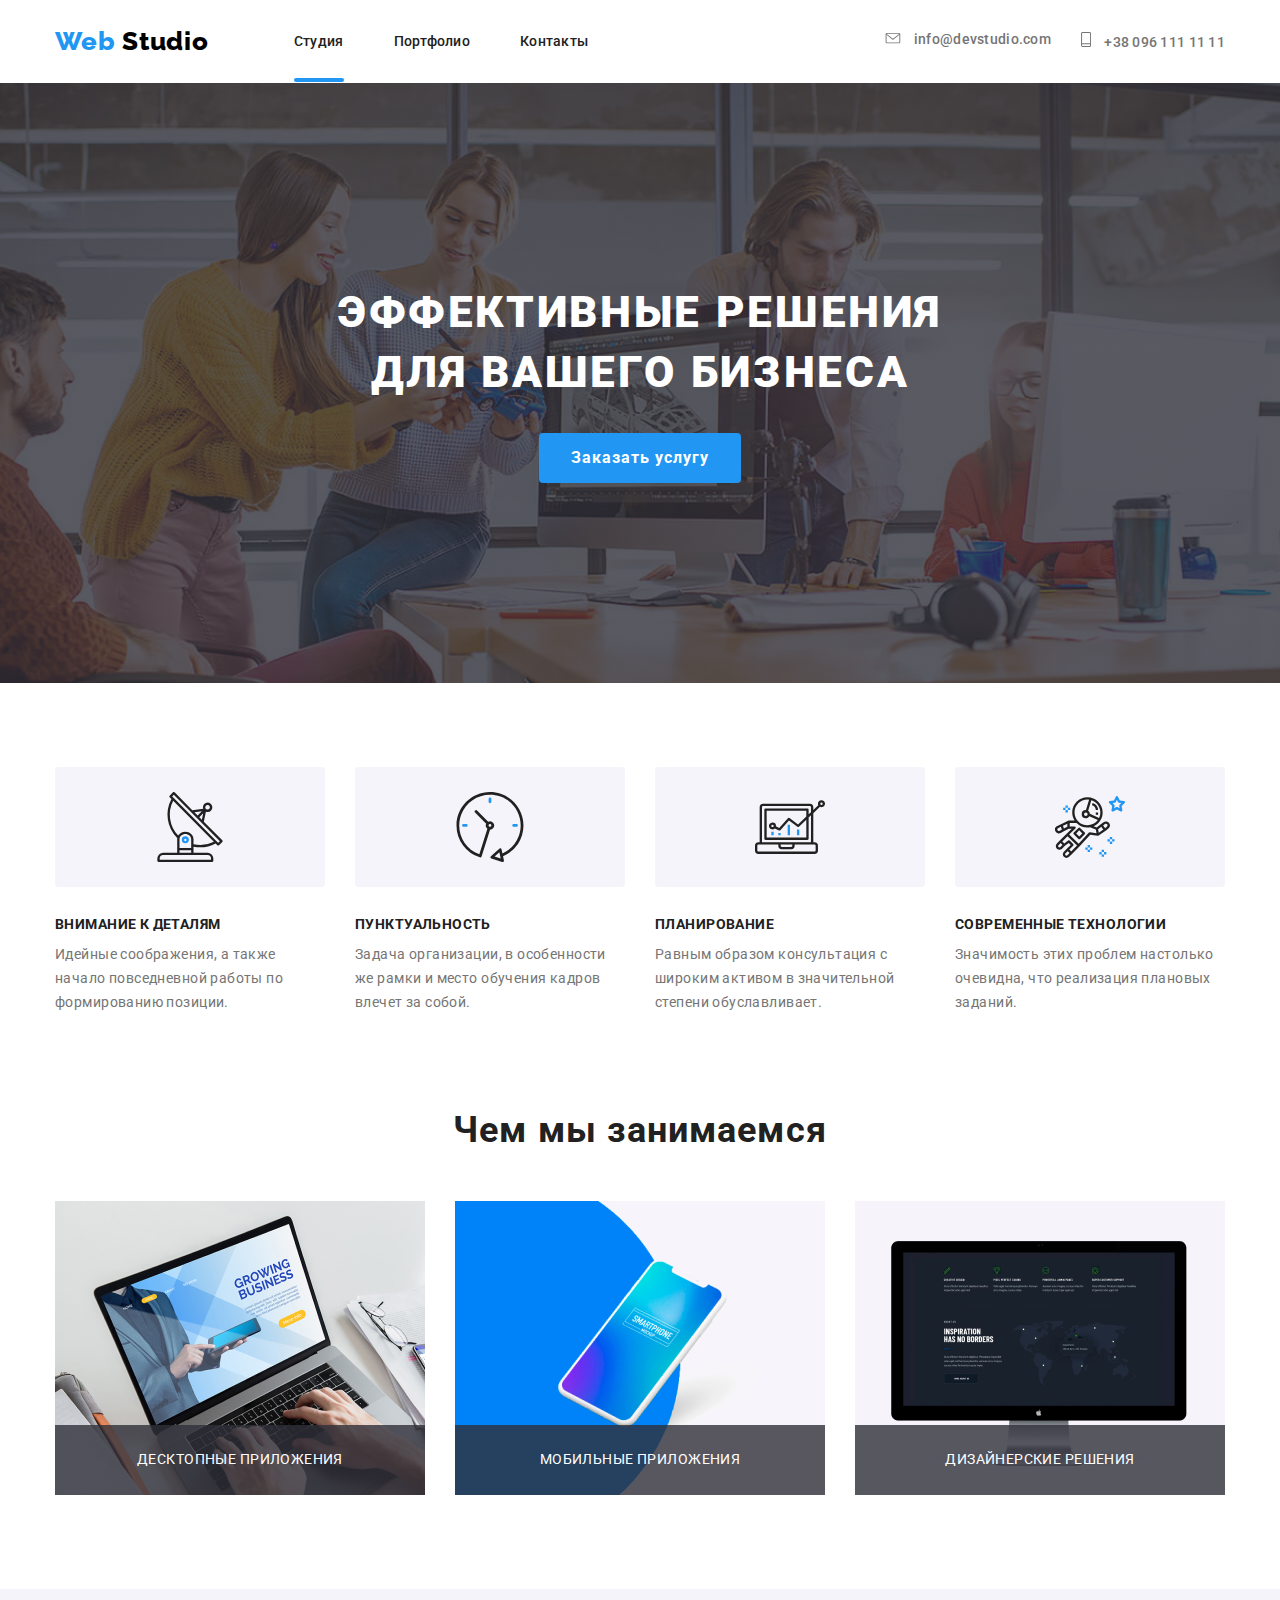
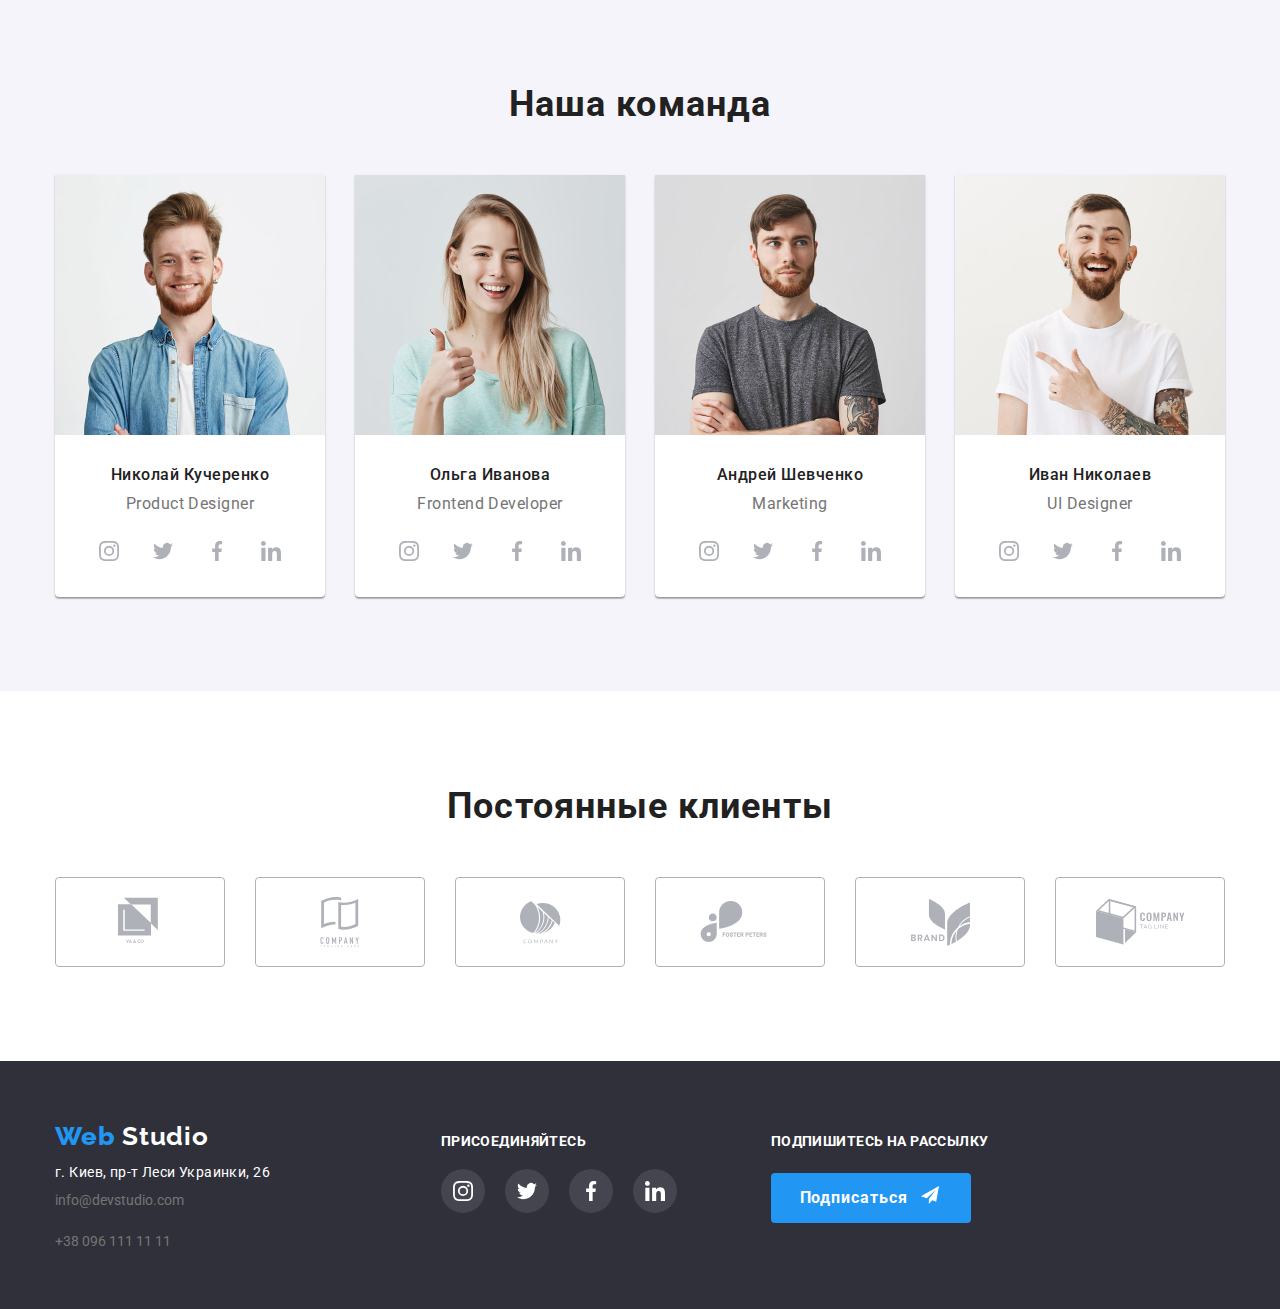
<file: index.html>
<!DOCTYPE html>
<html lang="ru">
  <head>
    <meta charset="UTF-8" />
    <meta name="viewport" content="width=device-width, initial-scale=1.0" />
    <title>Веб студия</title>
    <link
      href="https://fonts.googleapis.com/css2?family=Raleway:wght@700&family=Roboto:wght@400;500;700;900&display=swap"
      rel="stylesheet"
    />
    <link rel="stylesheet" href="./css/normalize.css" />
    <link rel="stylesheet" href="./css/styles.css" />
  </head>

  <body>
    <!-- Шапка сайта -->
    <header class="header container">
      <nav class="header-index navigation">
        <a class="navigation-logo link" href="./index.html"
          ><span class="navigation-logo-part1">Web</span>
          <span class="navigation-logo-part2">Studio</span>
        </a>
        <ul class="navigation-list list">
          <li class="navigation-list-item">
            <a class="navigation-list-link link" href="./index.html">Студия</a>
          </li>
          <li class="navigation-list-item">
            <a class="navigation-list-link link" href="./portfolio.html"
              >Портфолио</a
            >
          </li>
          <li class="navigation-list-item">
            <a class="navigation-list-link link" href="">Контакты</a>
          </li>
        </ul>
      </nav>

      <div class="header-utils">
        <address class="header-address">
          <a class="header-address-mail link" href="mailto:info@devstudio.com">
            <svg class="header-address-svg-mail" width="16" height="11">
              <use href="./img/icons/sprite.svg#icon-mail"></use>
            </svg>
            info@devstudio.com</a
          >

          <a class="header-address-tel link" href="tel:+380961111111">
            <svg class="header-address-svg-tele" width="10" height="15">
              <use href="./img/icons/sprite.svg#icon-tele"></use>
            </svg>
            +38 096 111 11 11</a
          >
        </address>
      </div>
    </header>

    <main>
      <!-- Секция hero -->
      <section class="hero">
        <div class="hero-container">
          <h1 class="hero-title">
            Эффективные решения <br />
            для вашего бизнеса
          </h1>
          <button class="hero-button">Заказать услугу</button>
        </div>
      </section>

      <!-- Перечень преимуществ -->
      <section class="section no-standart-padding">
        <div class="container">
          <h2 hidden>Перечень преимуществ</h2>
          <ul class="advantages-list list">
            <li class="advantages-list-block icon-antenna">
              <h3 class="advantages-title">Внимание к деталям</h3>
              <p class="advantages-list-item">
                Идейные соображения, а также начало повседневной работы по
                формированию позиции.
              </p>
            </li>
            <li class="advantages-list-block icon-clock">
              <h3 class="advantages-title">Пунктуальность</h3>
              <p class="advantages-list-item">
                Задача организации, в особенности же рамки и место обучения
                кадров влечет за собой.
              </p>
            </li>
            <li class="advantages-list-block icon-diagram">
              <h3 class="advantages-title">Планирование</h3>
              <p class="advantages-list-item">
                Равным образом консультация с широким активом в значительной
                степени обуславливает.
              </p>
            </li>
            <li class="advantages-list-block icon-astronaut">
              <h3 class="advantages-title">Современные технологии</h3>
              <p class="advantages-list-item">
                Значимость этих проблем настолько очевидна, что реализация
                плановых заданий.
              </p>
            </li>
          </ul>
        </div>
      </section>

      <!-- Cекция-чем мы занимаемся -->
      <section class="section">
        <div class="container">
          <h2 class="what-are-we-doing title">Чем мы занимаемся</h2>
          <ul class="list">
            <li class="what-are-we-doing-list-item">
              <img
                src="./img/what-are-we-doing-img-1.jpg"
                alt="Десктопные приложения"
                width="370"
                height="294"
              />
              <h3 class="what-are-we-doing-title">Десктопные приложения</h3>
            </li>
            <li class="what-are-we-doing-list-item">
              <img
                src="./img/what-are-we-doing-img-2.jpg"
                alt="Мобильные приложения"
                width="370"
                height="294"
              />
              <h3 class="what-are-we-doing-title">Мобильные приложения</h3>
            </li>
            <li class="what-are-we-doing-list-item">
              <img
                src="./img/what-are-we-doing-img-3.jpg"
                alt="Дизайнерские решения"
                width="370"
                height="294"
              />
              <h3 class="what-are-we-doing-title">Дизайнерские решения</h3>
            </li>
          </ul>
        </div>
      </section>

      <!-- Секция-наша команда -->
      <section class="our-team-section section">
        <div class="container">
          <h2 class="our-team title">Наша команда</h2>
          <ul class="list">
            <li class="our-team-list">
              <img src="./img/Nikolai.jpg" alt="фото Николая Кучеренко" />
              <h3 class="name-title">Николай Кучеренко</h3>
              <p class="position-title">Product Designer</p>
              <ul class="social-network-list list">
                <li class="social-network-list-">
                  <a
                    class="social-network-list-item link"
                    href=""
                    aria-label="Ccылка на Twitter"
                  >
                    <svg class="social-network-list-item-svg">
                      <use href="./img/icons/sprite.svg#icon-instagram"></use>
                    </svg>
                  </a>
                </li>
                <li class="">
                  <a
                    class="social-network-list-item link"
                    href=""
                    aria-label="Ccылка на Twitter"
                  >
                    <svg class="social-network-list-item-svg">
                      <use href="./img/icons/sprite.svg#icon-twitter"></use>
                    </svg>
                  </a>
                </li>
                <li class="">
                  <a
                    class="social-network-list-item link"
                    href=""
                    aria-label="Ссылка на Facebook"
                  >
                    <svg class="social-network-list-item-svg">
                      <use href="./img/icons/sprite.svg#icon-facebook"></use>
                    </svg>
                  </a>
                </li>
                <li class="">
                  <a
                    class="social-network-list-item link"
                    href=""
                    aria-label="Ссылка на LinkedIn"
                  >
                    <svg class="social-network-list-item-svg">
                      <use href="./img/icons/sprite.svg#icon-linkedin"></use>
                    </svg>
                  </a>
                </li>
              </ul>
            </li>
            <li class="our-team-list">
              <img src="./img/Olga.jpg" alt="фото Ольги" />
              <h3 class="name-title">Ольга Иванова</h3>
              <p class="position-title">Frontend Developer</p>
              <ul class="social-network-list list">
                <li class="">
                  <a
                    class="social-network-list-item link"
                    href=""
                    aria-label="Ccылка на Twitter"
                  >
                    <svg class="social-network-list-item-svg">
                      <use href="./img/icons/sprite.svg#icon-instagram"></use>
                    </svg>
                  </a>
                </li>
                <li class="">
                  <a
                    class="social-network-list-item link"
                    href=""
                    aria-label="Ccылка на Twitter"
                  >
                    <svg class="social-network-list-item-svg">
                      <use href="./img/icons/sprite.svg#icon-twitter"></use>
                    </svg>
                  </a>
                </li>
                <li class="">
                  <a
                    class="social-network-list-item link"
                    href=""
                    aria-label="Ссылка на Facebook"
                  >
                    <svg class="social-network-list-item-svg">
                      <use href="./img/icons/sprite.svg#icon-facebook"></use>
                    </svg>
                  </a>
                </li>
                <li class="">
                  <a
                    class="social-network-list-item link"
                    href=""
                    aria-label="Ссылка на LinkedIn"
                  >
                    <svg class="social-network-list-item-svg">
                      <use href="./img/icons/sprite.svg#icon-linkedin"></use>
                    </svg>
                  </a>
                </li>
              </ul>
            </li>
            <li class="our-team-list">
              <img src="./img/Andrei.jpg" alt="фото Андрея" />
              <h3 class="name-title">Андрей Шевченко</h3>
              <p class="position-title">Marketing</p>
              <ul class="social-network-list list">
                <li class="">
                  <a
                    class="social-network-list-item link"
                    href=""
                    aria-label="Ccылка на Twitter"
                  >
                    <svg class="social-network-list-item-svg">
                      <use href="./img/icons/sprite.svg#icon-instagram"></use>
                    </svg>
                  </a>
                </li>
                <li class="">
                  <a
                    class="social-network-list-item link"
                    href=""
                    aria-label="Ccылка на Twitter"
                  >
                    <svg class="social-network-list-item-svg">
                      <use href="./img/icons/sprite.svg#icon-twitter"></use>
                    </svg>
                  </a>
                </li>
                <li class="">
                  <a
                    class="social-network-list-item link"
                    href=""
                    aria-label="Ссылка на Facebook"
                  >
                    <svg class="social-network-list-item-svg">
                      <use href="./img/icons/sprite.svg#icon-facebook"></use>
                    </svg>
                  </a>
                </li>
                <li class="">
                  <a
                    class="social-network-list-item link"
                    href=""
                    aria-label="Ссылка на LinkedIn"
                  >
                    <svg class="social-network-list-item-svg">
                      <use href="./img/icons/sprite.svg#icon-linkedin"></use>
                    </svg>
                  </a>
                </li>
              </ul>
            </li>
            <li class="our-team-list">
              <img src="./img/Ivan.jpg" alt="фото Ивана" />
              <h3 class="name-title">Иван Николаев</h3>
              <p class="position-title">UI Designer</p>
              <ul class="social-network-list list">
                <li class="">
                  <a
                    class="social-network-list-item link"
                    href=""
                    aria-label="Ccылка на Twitter"
                  >
                    <svg class="social-network-list-item-svg">
                      <use href="./img/icons/sprite.svg#icon-instagram"></use>
                    </svg>
                  </a>
                </li>
                <li class="">
                  <a
                    class="social-network-list-item link"
                    href=""
                    aria-label="Ccылка на Twitter"
                  >
                    <svg class="social-network-list-item-svg">
                      <use href="./img/icons/sprite.svg#icon-twitter"></use>
                    </svg>
                  </a>
                </li>
                <li class="">
                  <a
                    class="social-network-list-item link"
                    href=""
                    aria-label="Ссылка на Facebook"
                  >
                    <svg class="social-network-list-item-svg">
                      <use href="./img/icons/sprite.svg#icon-facebook"></use>
                    </svg>
                  </a>
                </li>
                <li class="">
                  <a
                    class="social-network-list-item link"
                    href=""
                    aria-label="Ссылка на LinkedIn"
                  >
                    <svg class="social-network-list-item-svg">
                      <use href="./img/icons/sprite.svg#icon-linkedin"></use>
                    </svg>
                  </a>
                </li>
              </ul>
            </li>
          </ul>
        </div>
      </section>

      <!-- Секция - постоянные клиенты-->
      <section class="section">
        <div class="container">
          <h2 class="regular-customers title">Постоянные клиенты</h2>
          <ul class="list">
            <li class="regular-customers-list">
              <a
                class="regular-customers-list-item"
                href="https://www.google.com.ua"
              >
                <svg
                  class="regular-customers-list-item-svg"
                  width="44"
                  height="50"
                >
                  <use href="./img/icons/sprite.svg#icon-logo-1"></use>
                </svg>
              </a>
            </li>
            <li class="regular-customers-list">
              <a class="regular-customers-list-item">
                <svg
                  class="regular-customers-list-item-svg"
                  width="40"
                  height="50"
                >
                  <use href="./img/icons/sprite.svg#icon-logo-2"></use>
                </svg>
              </a>
            </li>
            <li class="regular-customers-list">
              <a class="regular-customers-list-item">
                <svg
                  class="regular-customers-list-item-svg"
                  width="41"
                  height="43"
                >
                  <use href="./img/icons/sprite.svg#icon-logo-3"></use>
                </svg>
              </a>
            </li>
            <li class="regular-customers-list">
              <a class="regular-customers-list-item">
                <svg
                  class="regular-customers-list-item-svg"
                  width="80"
                  height="42"
                >
                  <use href="./img/icons/sprite.svg#icon-logo-4"></use>
                </svg>
              </a>
            </li>
            <li class="regular-customers-list">
              <a class="regular-customers-list-item">
                <svg
                  class="regular-customers-list-item-svg"
                  width="59"
                  height="47"
                >
                  <use href="./img/icons/sprite.svg#icon-logo-5"></use>
                </svg>
              </a>
            </li>
            <li class="regular-customers-list">
              <a class="regular-customers-list-item">
                <svg
                  class="regular-customers-list-item-svg"
                  width="89"
                  height="46"
                >
                  <use href="./img/icons/sprite.svg#icon-logo-6"></use>
                </svg>
              </a>
            </li>
          </ul>
        </div>
      </section>
    </main>

    <footer class="footer-container">
      <div class="container">
        <div class="footer">
          <address class="fotter-logo">
            <a class="navigation-logo link" href="./index.html"
              ><span class="navigation-logo-part1">Web</span>
              <span class="address-logo-part2">Studio</span>
            </a>
            <p class="address">г. Киев, пр-т Леси Украинки, 26</p>
            <a class="footer-address-mail link" href="mailto:info@devstudio.com"
              >info@devstudio.com</a
            ><br />
            <a class="footer-address-tel link" href="tel:+380961111111"
              >+38 096 111 11 11</a
            >
          </address>
          <div class="subscription">
            <strong class="subscription-title">присоединяйтесь</strong>
            <ul class="list">
              <li class="footer-subscription-list">
                <a
                  class="social-network-list-item"
                  href=""
                  aria-label="Ccылка на Twitter"
                >
                  <svg class="social-network-list-item-svg">
                    <use href="./img/icons/sprite.svg#icon-instagram"></use>
                  </svg>
                </a>
              </li>
              <li class="footer-subscription-list">
                <a
                  class="social-network-list-item"
                  href=""
                  aria-label="Ccылка на Twitter"
                >
                  <svg class="social-network-list-item-svg">
                    <use href="./img/icons/sprite.svg#icon-twitter"></use>
                  </svg>
                </a>
              </li>
              <li class="footer-subscription-list">
                <a
                  class="social-network-list-item"
                  href=""
                  aria-label="Ссылка на Facebook"
                >
                  <svg class="social-network-list-item-svg">
                    <use href="./img/icons/sprite.svg#icon-facebook"></use>
                  </svg>
                </a>
              </li>
              <li class="footer-subscription-list">
                <a
                  class="social-network-list-item"
                  href=""
                  aria-label="Ссылка на LinkedIn"
                >
                  <svg class="social-network-list-item-svg">
                    <use href="./img/icons/sprite.svg#icon-linkedin"></use>
                  </svg>
                </a>
              </li>
            </ul>
          </div>
          <div class="footer-subscription">
            <strong class="subscription-title">Подпишитесь на рассылку</strong>
            <div class="subscription-button">
              <button class="footer-button">
                Подписаться
                <svg class="footer-button-svg">
                  <use href="./img/icons/sprite.svg#icon-send"></use>
                </svg>
              </button>
            </div>
          </div>
        </div>
      </div>
    </footer>

    <!-- Модальное окно-->
    <!--    <div class="backdrop .is-hidden">
      <div class="modal">
        <h3 class="advantages-title">
          Оставьте свои данные, мы вам перезвоним
        </h3>
        <p>Имя</p>
        <p>Телефон</p>
        <p>Почта</p>
        <p>Коментарий</p>
        <p>Соглашаюсь с рассылкой и принимаю Условия договора</p>

        <button>Отправить</button>
      </div>
    </div> -->
  </body>
</html>
</file>
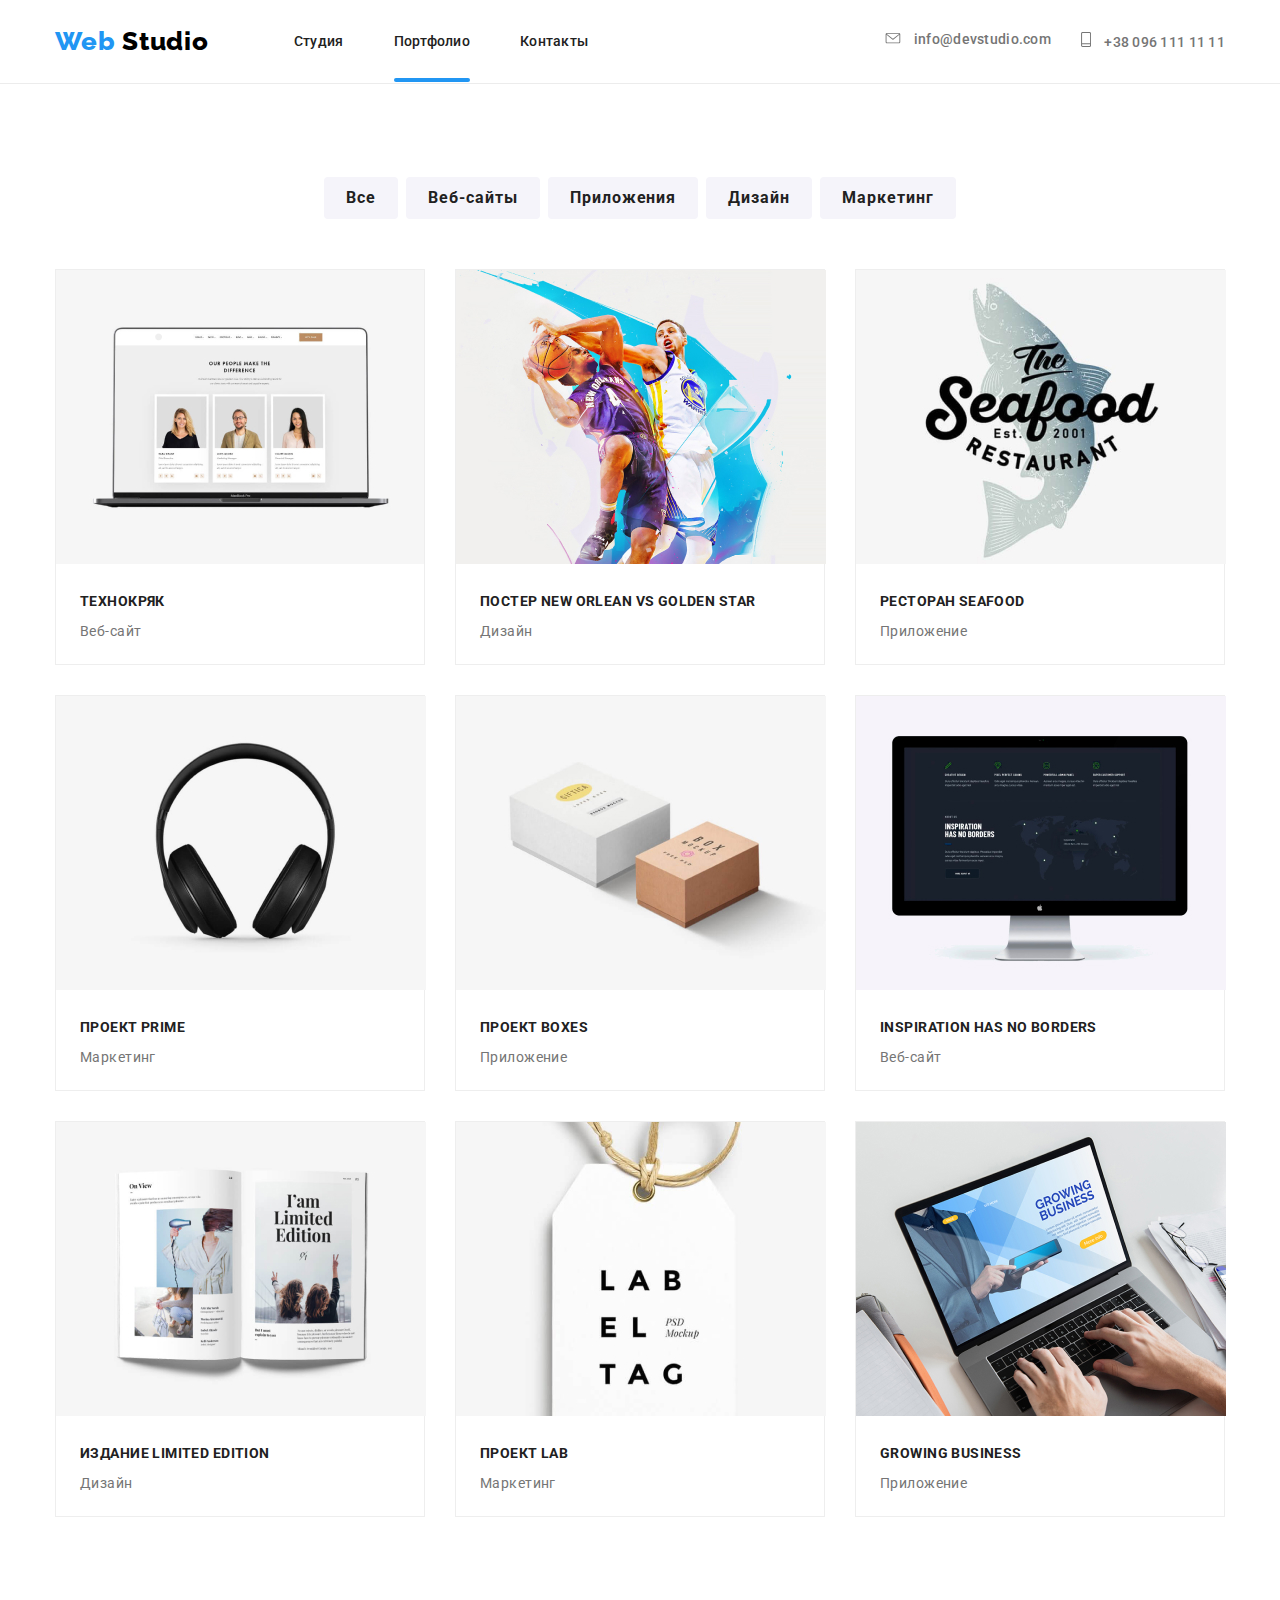
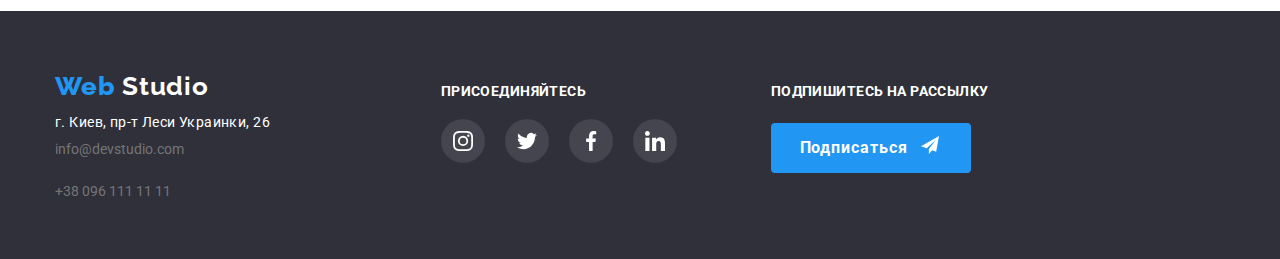
<file: portfolio.html>
<!DOCTYPE html>
<html lang="ru">
  <head>
    <meta charset="UTF-8" />
    <meta name="viewport" content="width=device-width, initial-scale=1.0" />
    <title>Портфолио</title>
    <link
      href="https://fonts.googleapis.com/css2?family=Raleway:wght@700&family=Roboto:wght@400;500;700;900&display=swap"
      rel="stylesheet"
    />
    <link rel="stylesheet" href="./css/normalize.css" />
    <link rel="stylesheet" href="./css/styles.css" />
  </head>

  <body>
    <!-- Шапка сайта -->
    <div class="header-portfolio">
      <header class="header container">
        <nav class="navigation">
          <a class="navigation-logo link" href="./index.html"
            ><span class="navigation-logo-part1">Web</span>
            <span class="navigation-logo-part2">Studio</span>
          </a>
          <ul class="navigation-list list">
            <li class="navigation-list-item">
              <a class="navigation-list-link link" href="./index.html"
                >Студия</a
              >
            </li>
            <li class="navigation-list-item">
              <a class="navigation-list-link link" href="./portfolio.html"
                >Портфолио</a
              >
            </li>
            <li class="navigation-list-item">
              <a class="navigation-list-link link" href="">Контакты</a>
            </li>
          </ul>
        </nav>

        <div class="header-utils">
          <address class="header-address">
            <a
              class="header-address-mail link"
              href="mailto:info@devstudio.com"
            >
              <svg class="header-address-svg-mail" width="16" height="11">
                <use href="./img/icons/sprite.svg#icon-mail"></use>
              </svg>
              info@devstudio.com</a
            >

            <a class="header-address-tel link" href="tel:+380961111111">
              <svg class="header-address-svg-tele" width="10" height="15">
                <use href="./img/icons/sprite.svg#icon-tele"></use>
              </svg>
              +38 096 111 11 11</a
            >
          </address>
        </div>
      </header>
    </div>

    <main>
      <!-- Секция портфолио -->
      <h1 hidden>фильтр примеров работ</h1>
      <section class="container">
        <ul class="work-examples-filter list">
          <li class="work-examples-filter-item">
            <p>
              <button class="work-examples-button">Все</button>
            </p>
          </li>
          <li class="work-examples-filter-item">
            <p>
              <button class="work-examples-button">Веб-сайты</button>
            </p>
          </li>
          <li class="work-examples-filter-item">
            <p>
              <button class="work-examples-button">Приложения</button>
            </p>
          </li>
          <li class="work-examples-filter-item">
            <p>
              <button class="work-examples-button">Дизайн</button>
            </p>
          </li>
          <li class="work-examples-filter-item">
            <p>
              <button class="work-examples-button">Маркетинг</button>
            </p>
          </li>
        </ul>

        <h2 hidden>галерея примеров работ</h2>
        <ul class="example-gallery list">
          <li class="example-gallery-item">
            <div class="example-gallery-item-img">
              <img
                src="./img/portfolio/img.jpg"
                alt="Ноутбук с макетом веб-сайта"
                width="370"
                height="294"
              />
              <div class="gallery-item-overlay">
                <p class="gallery-item-overlay-title">
                  Технокряк это современная площадка распространения
                  коронавируса. Компании используют эту платформу для цифрового
                  шпионажа и атак на защищённые сервера конкурентов.
                </p>
              </div>
            </div>

            <div class="advantages-list-item-signature">
              <h3 class="advantages-title">Технокряк</h3>
              <p class="advantages-list-item">Веб-сайт</p>
            </div>
          </li>
          <li class="example-gallery-item">
            <img
              src="./img/portfolio/img-1.jpg"
              alt="Картинка дизайна"
              width="370"
              height="294"
            />
            <div class="advantages-list-item-signature">
              <h3 class="advantages-title">Постер New Orlean vs Golden Star</h3>
              <p class="advantages-list-item">Дизайн</p>
            </div>
          </li>

          <li class="example-gallery-item">
            <img
              src="./img/portfolio/img-2.jpg"
              alt="Картинка приложения"
              width="370"
              height="294"
            />
            <div class="advantages-list-item-signature">
              <h3 class="advantages-title">Ресторан Seafood</h3>
              <p class="advantages-list-item">Приложение</p>
            </div>
          </li>

          <li class="example-gallery-item">
            <img
              src="./img/portfolio/img-3.jpg"
              alt="Картинка наушников"
              width="370"
              height="294"
            />
            <div class="advantages-list-item-signature">
              <h3 class="advantages-title">Проект Prime</h3>
              <p class="advantages-list-item">Маркетинг</p>
            </div>
          </li>
          <li class="example-gallery-item">
            <img
              src="./img/portfolio/img-4.jpg"
              alt="Дизайн приложения"
              width="370"
              height="294"
            />
            <div class="advantages-list-item-signature">
              <h3 class="advantages-title">Проект Boxes</h3>
              <p class="advantages-list-item">Приложение</p>
            </div>
          </li>

          <li class="example-gallery-item">
            <img
              src="./img/portfolio/img-5.jpg"
              alt="Дизайн сайта"
              width="370"
              height="294"
            />
            <div class="advantages-list-item-signature">
              <h3 class="advantages-title">Inspiration has no Borders</h3>
              <p class="advantages-list-item">Веб-сайт</p>
            </div>
          </li>

          <li class="example-gallery-item">
            <img
              src="./img/portfolio/img-6.jpg"
              alt="Дизайн журнала"
              width="370"
              height="294"
            />
            <div class="advantages-list-item-signature">
              <h3 class="advantages-title">Издание Limited Edition</h3>
              <p class="advantages-list-item">Дизайн</p>
            </div>
          </li>
          <li class="example-gallery-item">
            <img
              src="./img/portfolio/img-7.jpg"
              alt="Дизайн логотипа"
              width="370"
              height="294"
            />
            <div class="advantages-list-item-signature">
              <h3 class="advantages-title">Проект LAB</h3>
              <p class="advantages-list-item">Маркетинг</p>
            </div>
          </li>
          <li class="example-gallery-item">
            <img
              src="./img/portfolio/img-8.jpg"
              alt="Дизайн сайта"
              width="370"
              height="294"
            />
            <div class="advantages-list-item-signature">
              <h3 class="advantages-title">Growing Business</h3>
              <p class="advantages-list-item">Приложение</p>
            </div>
          </li>
        </ul>
      </section>
    </main>

    <footer class="footer-container">
      <div class="container">
        <div class="footer">
          <address class="fotter-logo">
            <a class="navigation-logo link" href="./index.html"
              ><span class="navigation-logo-part1">Web</span>
              <span class="address-logo-part2">Studio</span>
            </a>
            <p class="address">г. Киев, пр-т Леси Украинки, 26</p>
            <a class="footer-address-mail link" href="mailto:info@devstudio.com"
              >info@devstudio.com</a
            ><br />
            <a class="footer-address-tel link" href="tel:+380961111111"
              >+38 096 111 11 11</a
            >
          </address>
          <div class="subscription">
            <strong class="subscription-title">присоединяйтесь</strong>
            <ul class="list">
              <li class="footer-subscription-list">
                <a
                  class="social-network-list-item"
                  href=""
                  aria-label="Ccылка на Twitter"
                >
                  <svg class="social-network-list-item-svg">
                    <use href="./img/icons/sprite.svg#icon-instagram"></use>
                  </svg>
                </a>
              </li>
              <li class="footer-subscription-list">
                <a
                  class="social-network-list-item"
                  href=""
                  aria-label="Ccылка на Twitter"
                >
                  <svg class="social-network-list-item-svg">
                    <use href="./img/icons/sprite.svg#icon-twitter"></use>
                  </svg>
                </a>
              </li>
              <li class="footer-subscription-list">
                <a
                  class="social-network-list-item"
                  href=""
                  aria-label="Ссылка на Facebook"
                >
                  <svg class="social-network-list-item-svg">
                    <use href="./img/icons/sprite.svg#icon-facebook"></use>
                  </svg>
                </a>
              </li>
              <li class="footer-subscription-list">
                <a
                  class="social-network-list-item"
                  href=""
                  aria-label="Ссылка на LinkedIn"
                >
                  <svg class="social-network-list-item-svg">
                    <use href="./img/icons/sprite.svg#icon-linkedin"></use>
                  </svg>
                </a>
              </li>
            </ul>
          </div>
          <div class="footer-subscription">
            <strong class="subscription-title">Подпишитесь на рассылку</strong>
            <div class="subscription-button">
              <button class="footer-button">
                Подписаться
                <svg class="footer-button-svg" width="24" height="24">
                  <use href="./img/icons/sprite.svg#icon-send"></use>
                </svg>
              </button>
            </div>
          </div>
        </div>
      </div>
    </footer>
  </body>
</html>

<!--

Raleway bold
Roboto medium
roboto black
roboto regular

-->
</file>
<file: css/styles.css>
:root {
  --main-font: "Roboto", sams-serif;
  --secondary-font: "Raleway", sams-serif;
  --title-dark-theme-color: #ffffff;
  --title-light-theme-color: #212121;
  --text-dark-theme-color: #ffffff;
  --text-light-theme-color: #757575;
  --accent-color: #2196f3;
}

html {
  box-sizing: border-box;
}
*,
*::before,
*::after {
  box-sizing: inherit;
  margin: 0;
  padding: 0;
}

body {
  background-color: #fff;
  font-family: var(--main-font);
  font-size: 14px;
  color: var(--text-light-theme-color);
}
.link {
  text-decoration: none;
  display: block;
}

.list {
  padding-left: 0;
  padding: 0;
  margin: 0;

  list-style: none;
}

.container {
  width: 1200px;
  padding-left: 15px;
  padding-right: 15px;
  margin-left: auto;
  margin-right: auto;
  /*outline: 1px solid #000;*/
}

img {
  display: block;
}

.section {
  padding-top: 94px;
  padding-bottom: 94px;
}

.section.no-standart-padding {
  padding-top: 84px;
  padding-bottom: 0;
}

/* Head */

.navigation-logo {
  font-family: var(--secondary-font);
  font-weight: 800;
  font-size: 26px;
  line-height: 1.19;
  letter-spacing: 0.03em;
  color: var(--title-light-theme-color);
  margin-right: 85px;
}

.navigation-logo-part1 {
  color: var(--accent-color);
}

.navigation-logo-part2 {
  color: #000000;
}

.navigation-list {
  display: flex;
}
.navigation-list {
  align-items: center;
}
.navigation-list-item:not(:last-child) {
  margin-right: 50px;
}

.navigation-list-link {
  transition: color 250ms cubic-bezier(0.4, 0, 0.2, 1);
}

.navigation-list-item {
  position: relative;
}

.navigation {
  display: flex;
  align-items: center;
}

.header {
  display: flex;
  align-items: center;
  justify-content: space-between;
}

.navigation-list-link,
.header-address {
  display: flex;
  font-weight: 500;
  font-size: 14px;
  line-height: 1.14;
  letter-spacing: 0.02em;
  color: var(--title-light-theme-color);
  padding-top: 32px;
  padding-bottom: 32px;
}

.header-index .navigation-list-item:nth-child(1)::after {
  position: absolute;
  bottom: -1px;
  left: 0;
  display: flex;
  content: "";
  width: 100%;
  height: 4px;
  background: #2196f3;
  border-radius: 2px;
}

/*.navigation-list-item:nth-child(1) .navigation-list-link {
  color: var(--accent-color);
}*/

.navigation-list-link:hover,
.navigation-list-link:focus,
.header-address-mail:hover,
.header-address-mail:focus,
.header-address-tel:hover,
.header-address-tel:focus {
  color: var(--accent-color);
}

.header-address-mail,
.header-address-tel,
.navigation-logo {
  font-style: normal;
  color: var(--text-light-theme-color);
}

.header-address-tel {
  transition: color 250ms cubic-bezier(0.4, 0, 0.2, 1);
}

.header-address-mail {
  margin-right: 30px;
  transition: color 250ms cubic-bezier(0.4, 0, 0.2, 1);
}

.header-address-svg-mail {
  width: 16px;
  height: 11px;
  margin-right: 10px;
  fill: var(--text-light-theme-color);
}

.header-address-svg-mail {
  transition: fill 250ms cubic-bezier(0.4, 0, 0.2, 1);
}

.header-address-svg-tele {
  width: 10px;
  height: 15px;
  margin-right: 10px;
  fill: var(--text-light-theme-color);
}

/*.header-address.header-address-mail {
  display: flex;
  align-items: center;
}*/

.header-address-svg-tele {
  transition: fill 250ms cubic-bezier(0.4, 0, 0.2, 1);
}

.header-address-mail:hover .header-address-svg-mail,
.header-address-mail:focus .header-address-svg-mail {
  fill: var(--accent-color);
}

.header-address-tel:hover .header-address-svg-tele,
.header-address-tel:focus .header-address-svg-tele {
  fill: var(--accent-color);
}

/* Hero section*/

.hero {
  text-align: center;
}

.hero-container {
  max-width: 1600px;
  height: 600px;
  margin-left: auto;
  margin-right: auto;
  background-position: center;
  background-image: linear-gradient(
      to bottom,
      rgba(47, 48, 58, 0.8),
      rgba(47, 48, 58, 0.8)
    ),
    url(../img/header-img.jpg);
}

.hero-title {
  margin-top: 0;
  margin-bottom: 0;
  font-weight: 900;
  font-size: 44px;
  line-height: 1.36;
  letter-spacing: 0.06em;
  text-transform: uppercase;
  color: var(--title-dark-theme-color);
  padding-top: 200px;
  margin-bottom: 30px;
}

.hero-button {
  font-weight: 700;
  font-size: 16px;
  line-height: 1.88;
  display: block;
  letter-spacing: 0.06em;
  color: var(--title-dark-theme-color);
  background-color: var(--accent-color);
  border: 0;
  border-radius: 4px;
  margin-left: auto;
  margin-right: auto;
  padding: 10px 32px;
}

/* Перечень преимуществ */

.advantages-container {
  padding-top: 84px;
}
.advantages-list {
  display: flex;
  justify-content: center;
  align-items: center;
}

.advantages-list-block {
  width: 270px;
}

.advantages-title {
  font-family: Roboto;
  font-weight: 700;
  font-size: 14px;
  line-height: 1.14;
  letter-spacing: 0.03em;
  text-transform: uppercase;
  color: var(--title-light-theme-color);
  margin-top: 30px;
  margin-bottom: 10px;
}

.advantages-list-item {
  font-family: var(--main-font);
  font-weight: 400;
  font-size: 14px;
  line-height: 1.71;
  letter-spacing: 0.03em;
  color: var(--text-light-theme-color);
}

.advantages-list-block::before {
  content: "";
  display: block;
  height: 120px;
  background-repeat: no-repeat;
  background-position: center;
  background-color: #f5f4fa;
  border-radius: 4px;
}

.icon-antenna::before {
  background-image: url(../img/icon-antenna.svg);
}

.icon-clock::before {
  background-image: url(../img/icon-clock.svg);
}

.icon-diagram::before {
  background-image: url(../img/icon-diagram.svg);
}

.icon-astronaut::before {
  background-image: url(../img//icon-astronaut.svg);
}
/* чем мы занимаемся*/

.container .list {
  display: flex;
}

.title {
  font-family: var(--main-font);
  font-weight: 700;
  font-size: 36px;
  line-height: 1.17;
  text-align: center;
  letter-spacing: 0.03em;
  color: var(--title-light-theme-color);
  margin-bottom: 50px;
}

.what-are-we-doing-title {
  display: flex;
  position: absolute;
  align-items: center;
  justify-content: center;
  font-family: var(--main-font);
  font-weight: 400;
  font-size: 14px;
  line-height: 1.14;
  text-align: center;
  letter-spacing: 0.03em;
  text-transform: uppercase;
  color: var(--title-dark-theme-color);
  bottom: 0;
  left: 0;
  width: 370px;
  height: 70px;
  background-color: rgba(47, 48, 58, 0.8);
}

.what-are-we-doing-container {
}

.advantages-list-block:not(:last-child),
.what-are-we-doing-list-item:not(:last-child),
.our-team-list:not(:last-child),
.regular-customers-list:not(:last-child) {
  margin-right: 30px;
}

.what-are-we-doing-list-item {
  width: 370px;
  position: relative;
}

/* наша команда*/

.our-team-section {
  background-color: #f5f4fa;
}
.name-title,
.position-title {
  font-family: var(--main-font);
  font-weight: 500;
  font-size: 16px;
  line-height: 1.19;
  text-align: center;
  letter-spacing: 0.03em;
  color: var(--title-light-theme-color);
  margin-top: 30px;
  margin-bottom: 10px;
}

.our-team-list {
  width: 270px;
  border-radius: 4px;
  background-color: var(--title-dark-theme-color);
  box-shadow: 0px 1px 3px rgba(0, 0, 0, 0.12), 0px 1px 1px rgba(0, 0, 0, 0.14),
    0px 2px 1px rgba(0, 0, 0, 0.2);
  border-radius: 0px 0px 4px 4px;
}

.social-network-list {
  display: flex;
  justify-content: space-between;
  width: 206px;
  margin: 0 auto;
}

.social-network-list-item {
  display: flex;
  width: 44px;
  height: 44px;
  border-radius: 50%;
  justify-content: center;
  align-items: center;
  margin-bottom: 24px;
  transition: background-color 250ms cubic-bezier(0.4, 0, 0.2, 1);
}

.social-network-list-item-svg {
  justify-content: center;
  align-items: center;
  width: 20px;
  height: 20px;
  fill: #afb1b8;
}

.social-network-list-item-svg {
  transition: fill 250ms cubic-bezier(0.4, 0, 0.2, 1);
}

.social-network-list-item:hover,
.social-network-list-item:focus {
  background-color: var(--accent-color);
}

.social-network-list-item:hover .social-network-list-item-svg,
.social-network-list-item:focus .social-network-list-item-svg {
  fill: #fff;
}

/*.social-network-list .link {
  display: inline-block;
  height: 44px;
  width: 44px;
  background-image: url(../img/social-network-icons/instagram.svg);
  background-repeat: no-repeat;
  background-position: center;
  border-radius: 50%;
  margin-right: 10px;
}

.social-network-list .link:hover,
.social-network-list .link:focus {
  background-color: #2f303a;*/

.button-icon-list {
  width: 44px;
  height: 44px;
  border-radius: 50%;
  border: 1px solid #afb1b8;
}

.button-icon {
  background-position: center;
}

/* постоянные клиенты */
.regular-customers-list-item {
  display: flex;
  justify-content: center;
  align-items: center;
  width: 170px;
  height: 90px;
  box-sizing: border-box;
  border-radius: 4px;
  border: 1px solid #afb1b8;
  transition: border 250ms cubic-bezier(0.4, 0, 0.2, 1);
}

.position-title {
  font-weight: 400;
  color: var(--text-light-theme-color);
  margin-top: 10px;
  margin-bottom: 16px;
}

.regular-customers-list-svg {
  width: 44px;
  height: 50px;
  display: flex;
  justify-content: center;
  align-items: center;
}

.regular-customers-list-item:hover,
.regular-customers-list-item:focus {
  border: 1px solid #2196f3;
}

.regular-customers-list-item-svg {
  fill: #afb1b8;
  transition: fill 250ms cubic-bezier(0.4, 0, 0.2, 1);
}

.regular-customers-list-item:hover .regular-customers-list-item-svg,
.regular-customers-list-item:focus .regular-customers-list-item-svg {
  fill: var(--accent-color);
}

/* нижний колонтитул */
.footer-container {
  background-color: #2f303a;
}

.footer {
  display: flex;

  /*align-items: center;*/
}

.fotter-logo {
  margin-top: 60px;
  margin-right: 147px;
}

.address {
  padding-top: 20px;
  padding-bottom: 9px;
}

.footer-logo .navigation-logo {
  display: flex;
  margin-bottom: 200px;
}

/*.header-address-mail {
  margin-bottom: 0px;
}*/

.address-logo-part2 {
  font-family: var(--secondary-font);
  font-weight: 700;
  font-size: 26px;
  line-height: 1.19;
  letter-spacing: 0.03em;
  color: var(--title-dark-theme-color);
}

.address {
  font-family: var(--main-font);
  font-style: normal;
  font-weight: 400;
  font-size: 14px;
  line-height: 1.71px;
  letter-spacing: 0.03em;
  color: var(--text-dark-theme-color);
  margin-bottom: 9px;
}

.footer-subscription {
  display: block;
  margin-top: 72px;
}

.subscription-title {
  font-family: var(--main-font);
  font-style: normal;
  font-weight: 700;
  font-size: 14px;
  line-height: 1.14px;
  letter-spacing: 0.03em;
  text-transform: uppercase;
  color: var(--title-dark-theme-color);
}

.subscription .social-network-list-item {
  margin-top: 20px;
  margin-bottom: 0px;
  background-color: rgba(255, 255, 255, 0.1);
}

.subscription .social-network-list-item:hover,
.subscription .social-network-list-item:focus {
  background-color: var(--accent-color);
}

.subscription .footer-subscription-list:not(:last-child) {
  margin-right: 20px;
}

.subscription .social-network-list-item-svg {
  fill: #fff;
}

.footer-address-mail,
.footer-address-tel {
  font-style: normal;
  color: var(--text-light-theme-color);
}

.footer-address-mail {
  margin-bottom: 9px;
}

.footer-address-tel {
  margin-bottom: 60px;
}

.subscription {
  margin-top: 72px;
  margin-right: 94px;
}

.footer-button {
  display: flex;
  justify-content: center;
  align-items: center;
  font-weight: 700;
  font-size: 16px;
  line-height: 1.88;
  letter-spacing: 0.06em;
  color: var(--title-dark-theme-color);
  background-color: var(--accent-color);
  width: 200px;
  height: 50px;
  border-radius: 4px;
  border: none;
}

.footer-button-svg {
  display: flex;
  justify-content: center;
  align-items: center;
  margin-left: 10px;
  width: 24px;
  height: 24px;
  fill: var(--title-dark-theme-color);
}

.subscription-button {
  margin-top: 24px;
}

/*модальное окно*/

.backdrop {
  position: fixed;
  top: 0;
  left: 0;
  width: 100%;
  height: 100%;
  background-color: rgba(0, 0, 0, 0.2);
}

.backdrop .is-hidden {
  opacity: 1;
  pointer-events: none;
}

.modal {
  position: absolute;
  top: 50%;
  left: 50%;
  transform: translate(-50%, -50%);

  min-height: 580px;
  min-width: 530px;
  background-color: #fff;
  padding: 40px;
}

/* страничка портфолио */

.navigation-list-item {
  color: red;
}

.header-portfolio {
}

.header-portfolio .navigation-list-item:nth-child(2)::after {
  position: absolute;
  bottom: -1px;
  left: 0;
  display: flex;
  content: "";
  width: 100%;
  height: 4px;
  background: #2196f3;
  border-radius: 2px;
}

.header-portfolio {
  border-bottom: 1px solid #ececec;
}

.portfolio-list-link:hover,
.portfolio-list-link:focus {
  color: var(--text-dark-theme-color);
  background-color: var(--accent-color);
}
.portfolio-list-link {
  font-weight: 500;
  font-size: 16px;
  line-height: 1.628px;
  letter-spacing: 0.06em;
  color: var(--title-light-theme-color);
  background-color: #f5f4fa;
}

/* фильтр примеров работ*/

.work-examples-filter {
  display: flex;
  justify-content: center;
  margin-top: 93px;
  margin-bottom: 50px;
}

.work-examples-button {
  font-weight: 700;
  font-size: 16px;
  line-height: 1.88;
  display: block;
  letter-spacing: 0.06em;
  color: var(--title-light-theme-color);
  background-color: #f5f4fa;
  border: 0;
  border-radius: 4px;
  margin-left: auto;
  margin-right: auto;
  padding: 6px 22px;
  transition: color 250ms cubic-bezier(0.4, 0, 0.2, 1),
    background-color 250ms cubic-bezier(0.4, 0, 0.2, 1);
}

.work-examples-button:hover,
.work-examples-button:focus {
  color: var(--text-dark-theme-color);
  background-color: var(--accent-color);
}

.work-examples-filter-item:not(:last-child) {
  margin-right: 8px;
}
/* примеры работ*/

.work-examples-filter-item {
}
.example-gallery {
  display: flex;
  flex-wrap: wrap;
  margin-bottom: 94px;
}
.example-gallery-item {
  width: 370px;
  border: 1px solid #eeeeee;
  margin-right: 30px;
}

.example-gallery-item:not(:nth-last-child(-n + 3)) {
  margin-bottom: 30px;
}

.example-gallery-item:nth-child(3n) {
  margin-right: 0;
}

.example-gallery-item:hover,
.example-gallery-item:focus {
  box-shadow: 0px 1px 1px rgba(0, 0, 0, 0.12), 0px 4px 4px rgba(0, 0, 0, 0.06),
    1px 4px 6px rgba(0, 0, 0, 0.16);
}

.gallery-item-overlay {
  position: absolute;
  bottom: 0;
  right: 0;
  background: rgba(33, 150, 243, 0.8);
  transform: translateY(100%);
  transition: transform 250ms cubic-bezier(0.4, 0, 0.2, 1);
}

.example-gallery-item:hover .gallery-item-overlay,
.example-gallery-item:focus .gallery-item-overlay {
  transform: translateY(0%);
}
.example-gallery-item-img {
  position: relative;
  overflow: hidden;
}

.advantages-list-item-signature {
  padding-bottom: 20px;
  padding-left: 24px;
}

.gallery-item-overlay-title {
  font-family: var(--main-font);
  font-style: normal;
  font-weight: 400;
  font-size: 18px;
  line-height: 28px;
  letter-spacing: 0.03em;
  color: #ffffff;
  padding: 63px 24px;
}
</file>
